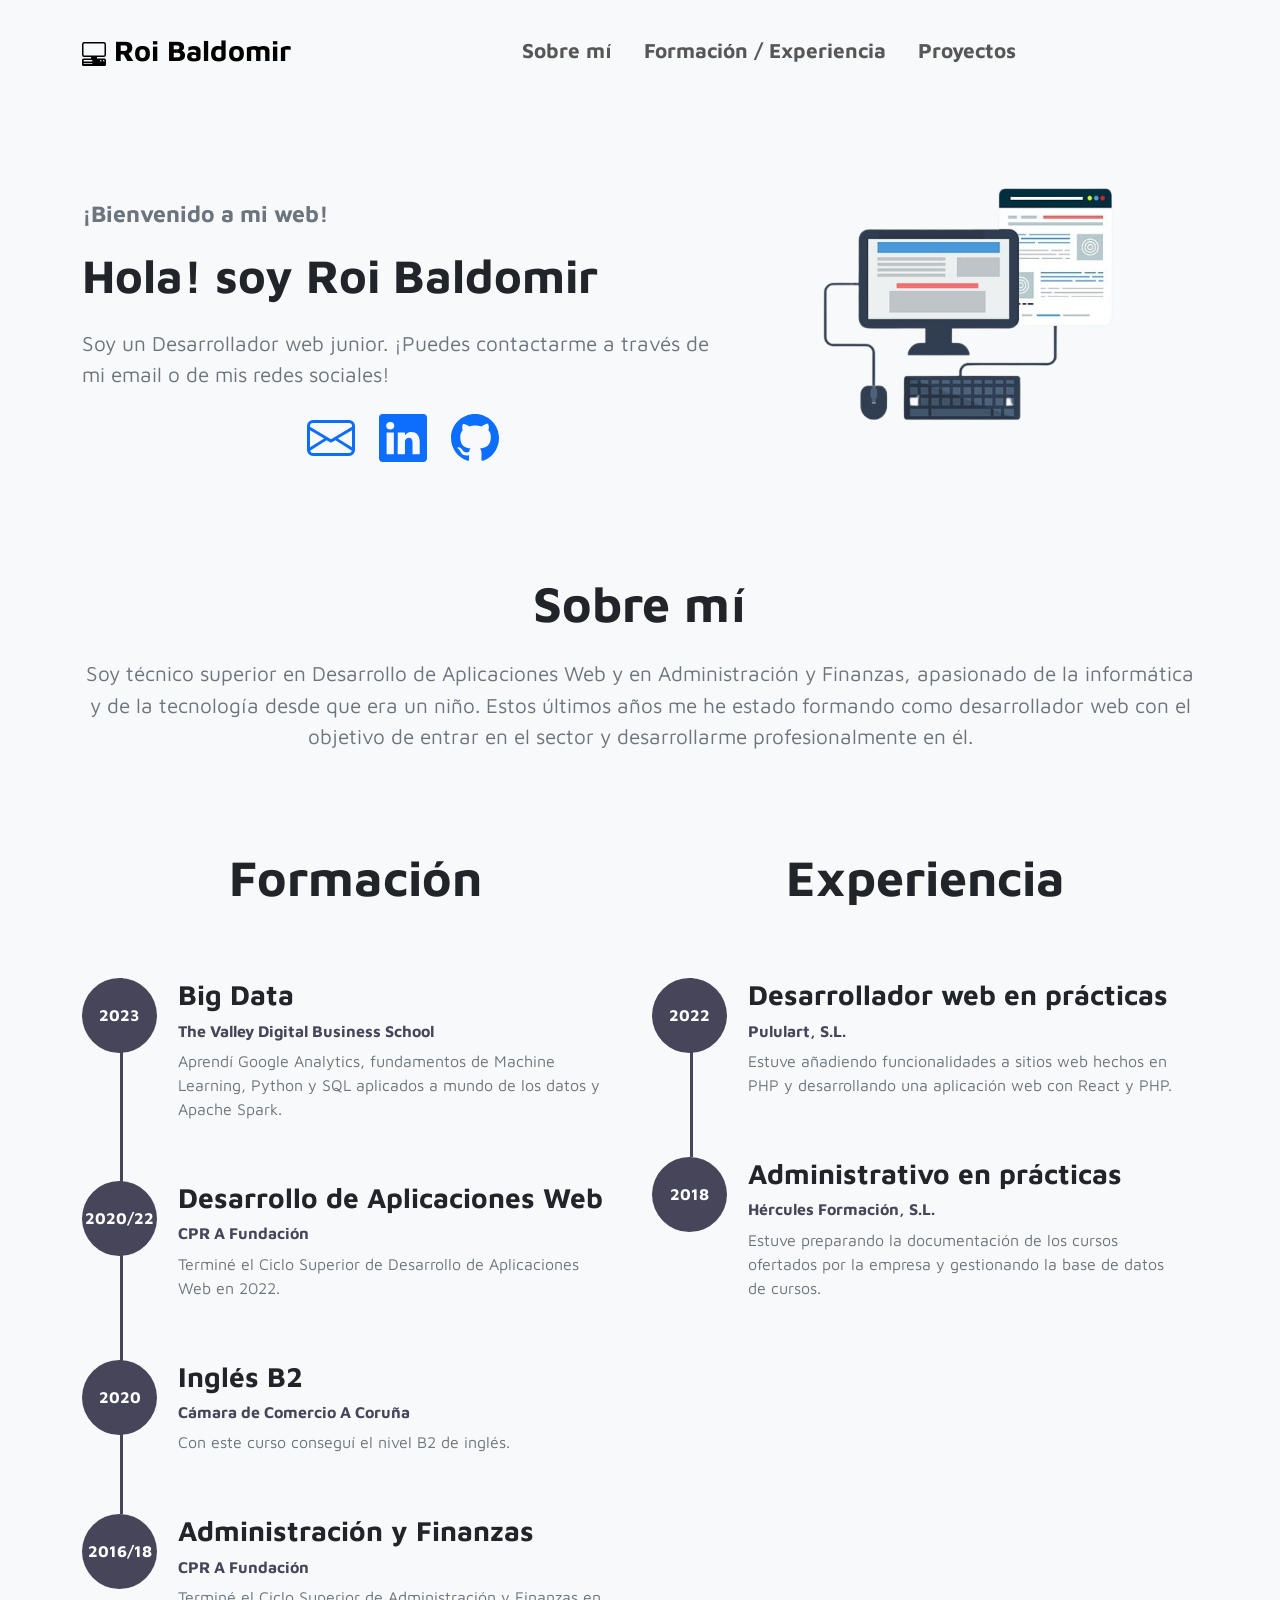
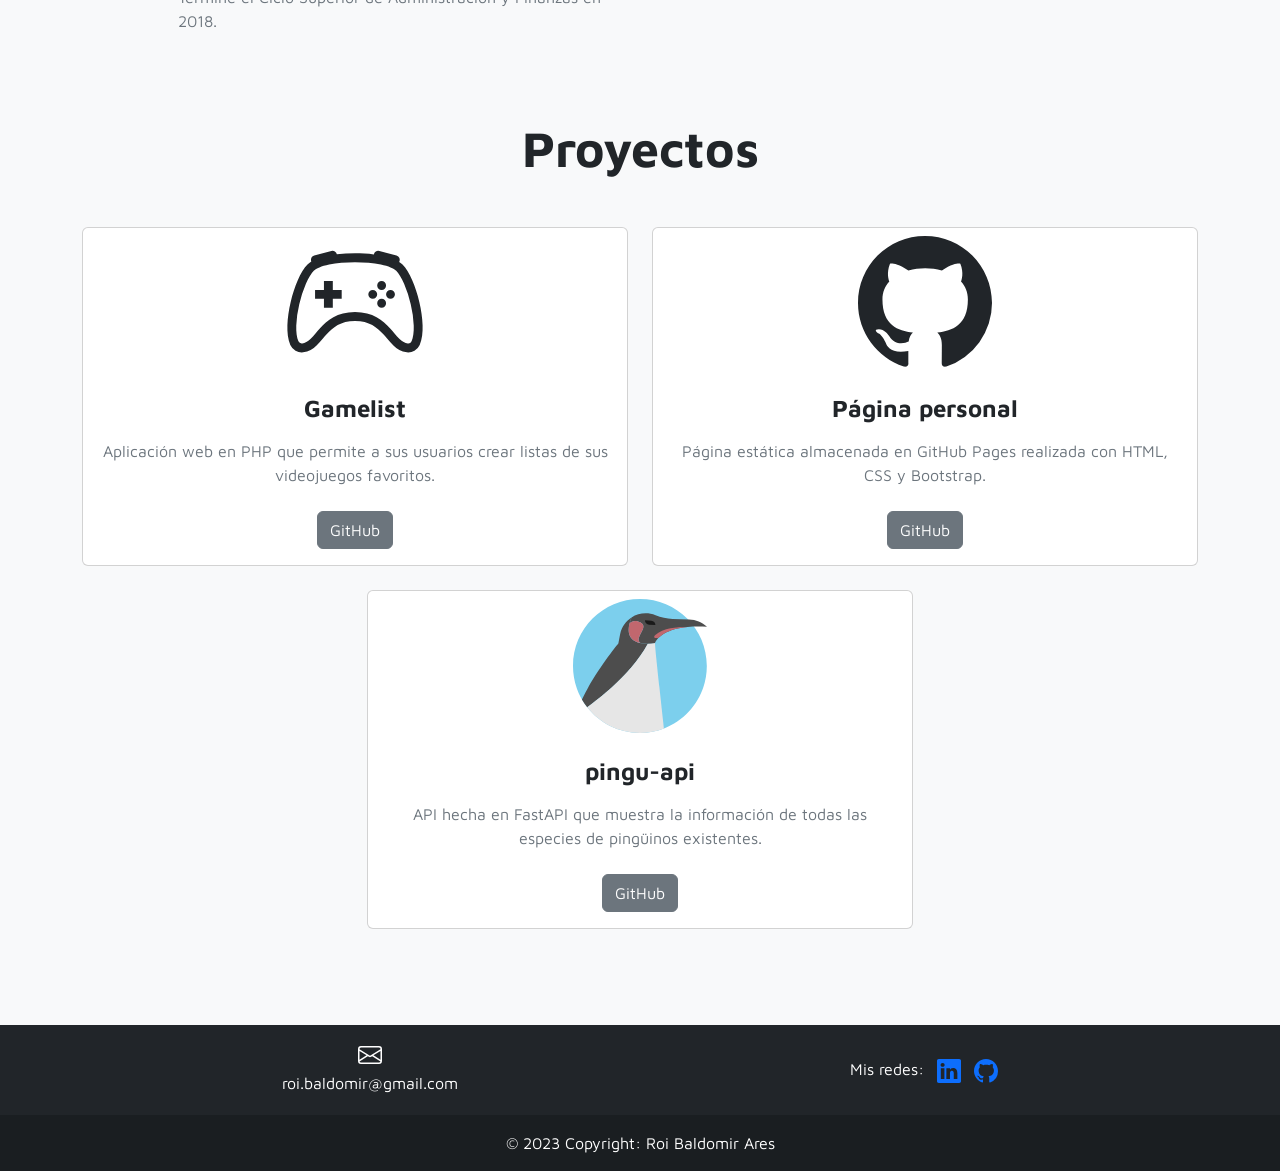
<file: index.html>
<!DOCTYPE html>
<html lang="es-ES">
<head>
    <meta charset="UTF-8"/>
    <meta http-equiv="X-UA-Compatible" content="IE=edge"/>
    <meta name="viewport" content="width=device-width, initial-scale=1.0"/>
    <title>Roi Baldomir</title>
    <link rel="stylesheet" href="css/index.css"/> <!-- CSS Principal -->
    <link rel="stylesheet" href="css/bootstrap.css"> <!-- CSS Bootstrap -->
    <script src="js/bootstrap.bundle.js"></script> <!-- JS Bootstrap -->
    <style>
      @import url('https://fonts.googleapis.com/css2?family=Maven+Pro:wght@400;700&display=swap'); /* Fuente principal */
    </style>
</head>
<body class="bg-light">
  <svg onclick="topFunction()" id="button" title="Volver arriba" xmlns="http://www.w3.org/2000/svg" width="48" height="48" fill="currentColor" class="bi bi-arrow-up-circle" viewBox="0 0 16 16">
    <path fill-rule="evenodd" d="M1 8a7 7 0 1 0 14 0A7 7 0 0 0 1 8zm15 0A8 8 0 1 1 0 8a8 8 0 0 1 16 0zm-7.5 3.5a.5.5 0 0 1-1 0V5.707L5.354 7.854a.5.5 0 1 1-.708-.708l3-3a.5.5 0 0 1 .708 0l3 3a.5.5 0 0 1-.708.708L8.5 5.707V11.5z"/>
  </svg>
  <nav class="navbar navbar-expand-lg bg-light mb-5 mt-3">
    <div class="container">
      <a class="navbar-brand pe-5" href="index.html">
        <span class="navtitle">
          <svg xmlns="http://www.w3.org/2000/svg" width="24" height="24" fill="currentColor" class="bi bi-pc-display-horizontal" viewBox="0 0 16 16">
            <path d="M1.5 0A1.5 1.5 0 0 0 0 1.5v7A1.5 1.5 0 0 0 1.5 10H6v1H1a1 1 0 0 0-1 1v3a1 1 0 0 0 1 1h14a1 1 0 0 0 1-1v-3a1 1 0 0 0-1-1h-5v-1h4.5A1.5 1.5 0 0 0 16 8.5v-7A1.5 1.5 0 0 0 14.5 0h-13Zm0 1h13a.5.5 0 0 1 .5.5v7a.5.5 0 0 1-.5.5h-13a.5.5 0 0 1-.5-.5v-7a.5.5 0 0 1 .5-.5ZM12 12.5a.5.5 0 1 1 1 0 .5.5 0 0 1-1 0Zm2 0a.5.5 0 1 1 1 0 .5.5 0 0 1-1 0ZM1.5 12h5a.5.5 0 0 1 0 1h-5a.5.5 0 0 1 0-1ZM1 14.25a.25.25 0 0 1 .25-.25h5.5a.25.25 0 1 1 0 .5h-5.5a.25.25 0 0 1-.25-.25Z"/>
          </svg>
          Roi Baldomir
        </span>
      </a>
      <button class="navbar-toggler collapsed" type="button" data-bs-toggle="collapse" data-bs-target="#navbarNav" aria-controls="navbarNav" aria-expanded="false" aria-label="Toggle navigation">
        <span class="navbar-toggler-icon"></span>
      </button>
      <div class="collapse navbar-collapse mx-auto" id="navbarNav">
        <ul class="navbar-nav mx-auto navtext">
          <li class="nav-item">
            <a class="nav-link pe-4" href="#sobremi">Sobre mí</a>
          </li>
          <li class="nav-item">
            <a class="nav-link pe-4" href="#formacionexperiencia">Formación / Experiencia</a>
          </li>
          <li class="nav-item">
            <a class="nav-link pe-4" href="#proyectos">Proyectos</a>
          </li>
        </ul>
      </div>
    </div>
  </nav>
  <section class="d-flex justify-content-center align-items-center py-3" id="sobremi">
    <div class="container">
      <div class="row">
        <div class="col-lg-7 col-md-12 col-12">
          <p class="text-secondary intro mt-5">¡Bienvenido a mi web!</p>
          <h1 class="titles mb-4">Hola! soy Roi Baldomir</h1>
          <p class="text-secondary texts">Soy un Desarrollador web junior. ¡Puedes contactarme a través de mi email o de mis redes sociales!</p>
          <div class="d-flex justify-content-center mt-4">
            <a class="pe-4" style="text-decoration: none;" href="mailto:roi.baldomir@gmail.com">
              <svg xmlns="http://www.w3.org/2000/svg" width="48" height="48" fill="currentColor" class="bi bi-envelope" viewBox="0 0 16 16">
                <path d="M0 4a2 2 0 0 1 2-2h12a2 2 0 0 1 2 2v8a2 2 0 0 1-2 2H2a2 2 0 0 1-2-2V4Zm2-1a1 1 0 0 0-1 1v.217l7 4.2 7-4.2V4a1 1 0 0 0-1-1H2Zm13 2.383-4.708 2.825L15 11.105V5.383Zm-.034 6.876-5.48-3.471L8 9.583l-1.486-.795-5.48 3.47A1 1 0 0 0 2 13h12a1 1 0 0 0 .966-.741ZM1 11.105l4.708-2.897L1 5.383v5.722Z"/>
              </svg>
            </a>
            <a class="pe-4" style="text-decoration: none;" href="https://www.linkedin.com/in/roi-baldomir" target="_blank">
              <svg xmlns="http://www.w3.org/2000/svg" width="48" height="48" fill="currentColor" class="bi bi-linkedin" viewBox="0 0 16 16">
                <path d="M0 1.146C0 .513.526 0 1.175 0h13.65C15.474 0 16 .513 16 1.146v13.708c0 .633-.526 1.146-1.175 1.146H1.175C.526 16 0 15.487 0 14.854V1.146zm4.943 12.248V6.169H2.542v7.225h2.401zm-1.2-8.212c.837 0 1.358-.554 1.358-1.248-.015-.709-.52-1.248-1.342-1.248-.822 0-1.359.54-1.359 1.248 0 .694.521 1.248 1.247 1.248h.016zm4.908 8.212V9.359c0-.216.016-.424.08-.586.173-.431.568-.878 1.224-.878.869 0 1.216.662 1.216 1.634v3.865h2.401V9.25c0-2.22-1.184-3.252-2.748-3.252-1.274 0-1.845.7-2.165 1.193v.025h-.016a5.54 5.54 0 0 1 .016-.025V6.169h-2.4c.03.678 0 7.225 0 7.225h2.4z"/>
              </svg>
            </a>
            <a href="https://github.com/RoiBaldomir" target="_blank">
              <svg xmlns="http://www.w3.org/2000/svg" width="48" height="48" fill="currentColor" class="bi bi-github" viewBox="0 0 16 16">
                <path d="M8 0C3.58 0 0 3.58 0 8c0 3.54 2.29 6.53 5.47 7.59.4.07.55-.17.55-.38 0-.19-.01-.82-.01-1.49-2.01.37-2.53-.49-2.69-.94-.09-.23-.48-.94-.82-1.13-.28-.15-.68-.52-.01-.53.63-.01 1.08.58 1.23.82.72 1.21 1.87.87 2.33.66.07-.52.28-.87.51-1.07-1.78-.2-3.48-.89-3.48-3.95 0-.87.31-1.59.82-2.15-.08-.2-.36-1.02.08-2.12 0 0 .67-.21 2.2.82.48-.18 1.24-.27 2-.27.68 0 1.36.09 2 .27 1.53-1.04 2.2-.82 2.2-.82.44 1.1.16 1.92.08 2.12.51.56.82 1.27.82 2.15 0 3.07-1.87 3.75-3.65 3.95.29.25.54.73.54 1.48 0 1.07-.01 1.93-.01 2.2 0 .21.15.46.55.38A8.012 8.012 0 0 0 16 8c0-4.42-3.58-8-8-8z"/>
              </svg>
            </a> 
          </div>
        </div>
        <div class="col-lg-5 col-md-12 col-12">
          <img class="img-fluid" src="img/web-developer.png" alt="web-developer">
        </div>
      </div>
    </div>
  </section>
  <section class="py-5">
    <div class="container">
      <div>
        <h2 class="text-center mt-5 mb-4 subtitles">Sobre mí</h2>
        <p class="text-center mb-5 text-secondary texts">Soy técnico superior en Desarrollo de Aplicaciones Web y en Administración y Finanzas, apasionado de la informática y de la tecnología desde que era un niño. Estos últimos años me he estado formando como desarrollador web con el objetivo de entrar en el sector y desarrollarme profesionalmente en él.</p>
      </div>
    </div>
  </section>
  <section class="d-lg-flex justify-content-center align-items-center" id="formacionexperiencia">
    <div class="container">
      <div class="row">
        <div class="col-lg-6 col-12">
          <h2 class="mb-5 text-center subtitles">Formación</h2>
          <div class="timeline">
            <div class="timeline-wrapper">
              <div class="timeline-yr">
                <span>2023</span>
              </div>
              <div class="timeline-info">
                <h3><span class="subtitles2">Big Data</span><small>The Valley Digital Business School</small></h3>
                <p class="text-secondary">Aprendí Google Analytics, fundamentos de Machine Learning, Python y SQL aplicados a mundo de los datos y Apache Spark.</p>
              </div>
            </div>
            <div class="timeline-wrapper">
              <div class="timeline-yr">
                <span>2020/22</span>
              </div>
              <div class="timeline-info">
                <h3><span class="subtitles2">Desarrollo de Aplicaciones Web</span><small>CPR A Fundación</small></h3>
                <p class="text-secondary">Terminé el Ciclo Superior de Desarrollo de Aplicaciones Web en 2022.</p>
              </div>
            </div>
            <div class="timeline-wrapper">
              <div class="timeline-yr">
                <span>2020</span>
              </div>
              <div class="timeline-info">
                <h3><span class="subtitles2">Inglés B2</span><small>Cámara de Comercio A Coruña</small></h3>
                <p class="text-secondary">Con este curso conseguí el nivel B2 de inglés.</p>
              </div>
            </div>
            <div class="timeline-wrapper">
              <div class="timeline-yr">
                <span>2016/18</span>
              </div>
              <div class="timeline-info">
                <h3><span class="subtitles2">Administración y Finanzas</span><small>CPR A Fundación</small></h3>
                <p class="text-secondary">Terminé el Ciclo Superior de Administración y Finanzas en 2018.</p>
              </div>
            </div>
          </div>
        </div>
        <div class="col-lg-6 col-12">
          <h2 class="mb-5 text-center subtitles">Experiencia</h2>
          <div class="timeline">
            <div class="timeline-wrapper">
              <div class="timeline-yr">
                <span>2022</span>
              </div>
              <div class="timeline-info">
                <h3><span class="subtitles2">Desarrollador web en prácticas</span><small>Pululart, S.L.</small></h3>
                <p class="text-secondary">Estuve añadiendo funcionalidades a sitios web hechos en PHP y desarrollando una aplicación web con React y PHP.</p>
              </div>
            </div>
            <div class="timeline-wrapper">
              <div class="timeline-yr">
                <span>2018</span>
              </div>
              <div class="timeline-info">
                <h3><span class="subtitles2">Administrativo en prácticas</span><small>Hércules Formación, S.L.</small></h3>
                <p class="text-secondary">Estuve preparando la documentación de los cursos ofertados por la empresa y gestionando la base de datos de cursos.</p>
              </div>
            </div>
          </div>
        </div>
      </div>
    </div>
  </section>
  <section class="mb-5" id="proyectos">
    <div class="container py-5">
      <h2 class="text-center mb-5 subtitles">Proyectos</h2>
      <div class="row row-cols-1 row-cols-md-2 g-4 justify-content-around text-center align-items-end">
        <div class="col">
          <div class="card h-100">
            <svg xmlns="http://www.w3.org/2000/svg" width="150" height="150" fill="currentColor" class="bi bi-controller card-img-top p-1" viewBox="0 0 16 16">
              <path d="M11.5 6.027a.5.5 0 1 1-1 0 .5.5 0 0 1 1 0zm-1.5 1.5a.5.5 0 1 0 0-1 .5.5 0 0 0 0 1zm2.5-.5a.5.5 0 1 1-1 0 .5.5 0 0 1 1 0zm-1.5 1.5a.5.5 0 1 0 0-1 .5.5 0 0 0 0 1zm-6.5-3h1v1h1v1h-1v1h-1v-1h-1v-1h1v-1z"/>
              <path d="M3.051 3.26a.5.5 0 0 1 .354-.613l1.932-.518a.5.5 0 0 1 .62.39c.655-.079 1.35-.117 2.043-.117.72 0 1.443.041 2.12.126a.5.5 0 0 1 .622-.399l1.932.518a.5.5 0 0 1 .306.729c.14.09.266.19.373.297.408.408.78 1.05 1.095 1.772.32.733.599 1.591.805 2.466.206.875.34 1.78.364 2.606.024.816-.059 1.602-.328 2.21a1.42 1.42 0 0 1-1.445.83c-.636-.067-1.115-.394-1.513-.773-.245-.232-.496-.526-.739-.808-.126-.148-.25-.292-.368-.423-.728-.804-1.597-1.527-3.224-1.527-1.627 0-2.496.723-3.224 1.527-.119.131-.242.275-.368.423-.243.282-.494.575-.739.808-.398.38-.877.706-1.513.773a1.42 1.42 0 0 1-1.445-.83c-.27-.608-.352-1.395-.329-2.21.024-.826.16-1.73.365-2.606.206-.875.486-1.733.805-2.466.315-.722.687-1.364 1.094-1.772a2.34 2.34 0 0 1 .433-.335.504.504 0 0 1-.028-.079zm2.036.412c-.877.185-1.469.443-1.733.708-.276.276-.587.783-.885 1.465a13.748 13.748 0 0 0-.748 2.295 12.351 12.351 0 0 0-.339 2.406c-.022.755.062 1.368.243 1.776a.42.42 0 0 0 .426.24c.327-.034.61-.199.929-.502.212-.202.4-.423.615-.674.133-.156.276-.323.44-.504C4.861 9.969 5.978 9.027 8 9.027s3.139.942 3.965 1.855c.164.181.307.348.44.504.214.251.403.472.615.674.318.303.601.468.929.503a.42.42 0 0 0 .426-.241c.18-.408.265-1.02.243-1.776a12.354 12.354 0 0 0-.339-2.406 13.753 13.753 0 0 0-.748-2.295c-.298-.682-.61-1.19-.885-1.465-.264-.265-.856-.523-1.733-.708-.85-.179-1.877-.27-2.913-.27-1.036 0-2.063.091-2.913.27z"/>
            </svg>
            <div class="card-body">
              <h4 class="card-title subtitles2 mb-3">Gamelist</h4>
              <p class="card-text text-secondary mb-4">
                Aplicación web en PHP que permite a sus usuarios crear listas de sus videojuegos favoritos.
              </p>
              <a href="https://github.com/RoiBaldomir/proyecto-fdc" class="btn btn-secondary texts" target="_blank">GitHub</a>
            </div>
          </div>
        </div>
        <div class="col">
          <div class="card h-100">
            <svg xmlns="http://www.w3.org/2000/svg" width="150" height="150" fill="currentColor" class="bi bi-github card-img-top p-2" viewBox="0 0 16 16">
              <path d="M8 0C3.58 0 0 3.58 0 8c0 3.54 2.29 6.53 5.47 7.59.4.07.55-.17.55-.38 0-.19-.01-.82-.01-1.49-2.01.37-2.53-.49-2.69-.94-.09-.23-.48-.94-.82-1.13-.28-.15-.68-.52-.01-.53.63-.01 1.08.58 1.23.82.72 1.21 1.87.87 2.33.66.07-.52.28-.87.51-1.07-1.78-.2-3.64-.89-3.64-3.95 0-.87.31-1.59.82-2.15-.08-.2-.36-1.02.08-2.12 0 0 .67-.21 2.2.82.64-.18 1.32-.27 2-.27.68 0 1.36.09 2 .27 1.53-1.04 2.2-.82 2.2-.82.44 1.1.16 1.92.08 2.12.51.56.82 1.27.82 2.15 0 3.07-1.87 3.75-3.65 3.95.29.25.54.73.54 1.48 0 1.07-.01 1.93-.01 2.2 0 .21.15.46.55.38A8.012 8.012 0 0 0 16 8c0-4.42-3.58-8-8-8z"/>
            </svg>
            <div class="card-body">
              <h4 class="card-title subtitles2 mb-3">Página personal</h4>
              <p class="card-text text-secondary mb-4">
                Página estática almacenada en GitHub Pages realizada con HTML, CSS y Bootstrap.
              </p>
              <a href="https://github.com/RoiBaldomir/roibaldomir.github.io" class="btn btn-secondary texts" target="_blank">GitHub</a>
            </div>
          </div>
        </div>
        <div class="col">
          <div class="card h-100">
            <img class="bi bi-github card-img-top p-2" width="150" height="150" src="img/penguin.svg" alt="penguin">
            <div class="card-body">
              <h4 class="card-title subtitles2 mb-3">pingu-api</h4>
              <p class="card-text text-secondary mb-4">
                API hecha en FastAPI que muestra la información de todas las especies de pingüinos existentes.
              </p>
              <a href="https://github.com/RoiBaldomir/pingu-api" class="btn btn-secondary texts" target="_blank">GitHub</a>
            </div>
          </div>
        </div>
      </div>
    </div>
  </section>
  <footer class="bg-dark text-center text-white">
    <div class="container p-3 pb-0 d-flex justify-content-around">
      <section class="mb-1">
          <svg xmlns="http://www.w3.org/2000/svg" width="24" height="24" fill="currentColor" class="bi bi-envelope" viewBox="0 0 16 16">
            <path d="M0 4a2 2 0 0 1 2-2h12a2 2 0 0 1 2 2v8a2 2 0 0 1-2 2H2a2 2 0 0 1-2-2V4Zm2-1a1 1 0 0 0-1 1v.217l7 4.2 7-4.2V4a1 1 0 0 0-1-1H2Zm13 2.383-4.708 2.825L15 11.105V5.383Zm-.034 6.876-5.48-3.471L8 9.583l-1.486-.795-5.48 3.47A1 1 0 0 0 2 13h12a1 1 0 0 0 .966-.741ZM1 11.105l4.708-2.897L1 5.383v5.722Z"/>
          </svg>
          <p class="pt-1">roi.baldomir@gmail.com</p> 
      </section>
      <section class="mb-1 mt-3">
        <p class="pe-2" style="display: inline-block;">Mis redes: </p>
        <a class="pe-2" style="text-decoration: none;" href="https://www.linkedin.com/in/roi-baldomir" target="_blank">
          <svg xmlns="http://www.w3.org/2000/svg" width="24" height="24" fill="currentColor" class="bi bi-linkedin" viewBox="0 0 16 16">
            <path d="M0 1.146C0 .513.526 0 1.175 0h13.65C15.474 0 16 .513 16 1.146v13.708c0 .633-.526 1.146-1.175 1.146H1.175C.526 16 0 15.487 0 14.854V1.146zm4.943 12.248V6.169H2.542v7.225h2.401zm-1.2-8.212c.837 0 1.358-.554 1.358-1.248-.015-.709-.52-1.248-1.342-1.248-.822 0-1.359.54-1.359 1.248 0 .694.521 1.248 1.247 1.248h.016zm4.908 8.212V9.359c0-.216.016-.424.08-.586.173-.431.568-.878 1.224-.878.869 0 1.216.662 1.216 1.634v3.865h2.401V9.25c0-2.22-1.184-3.252-2.748-3.252-1.274 0-1.845.7-2.165 1.193v.025h-.016a5.54 5.54 0 0 1 .016-.025V6.169h-2.4c.03.678 0 7.225 0 7.225h2.4z"/>
          </svg>
        </a>
        <a href="https://github.com/RoiBaldomir" target="_blank">
          <svg xmlns="http://www.w3.org/2000/svg" width="24" height="24" fill="currentColor" class="bi bi-github" viewBox="0 0 16 16">
            <path d="M8 0C3.58 0 0 3.58 0 8c0 3.54 2.29 6.53 5.47 7.59.4.07.55-.17.55-.38 0-.19-.01-.82-.01-1.49-2.01.37-2.53-.49-2.69-.94-.09-.23-.48-.94-.82-1.13-.28-.15-.68-.52-.01-.53.63-.01 1.08.58 1.23.82.72 1.21 1.87.87 2.33.66.07-.52.28-.87.51-1.07-1.78-.2-3.48-.89-3.48-3.95 0-.87.31-1.59.82-2.15-.08-.2-.36-1.02.08-2.12 0 0 .67-.21 2.2.82.48-.18 1.24-.27 2-.27.68 0 1.36.09 2 .27 1.53-1.04 2.2-.82 2.2-.82.44 1.1.16 1.92.08 2.12.51.56.82 1.27.82 2.15 0 3.07-1.87 3.75-3.65 3.95.29.25.54.73.54 1.48 0 1.07-.01 1.93-.01 2.2 0 .21.15.46.55.38A8.012 8.012 0 0 0 16 8c0-4.42-3.58-8-8-8z"/>
          </svg>
        </a>
      </section>
    </div>
    <div class="text-center p-3" style="background-color: rgba(0, 0, 0, 0.2);">
      © 2023 Copyright: Roi Baldomir Ares
    </div>
  </footer>
  <script src="js/button.js"></script> <!-- JS Botón -->
</body>
</html>
</file>
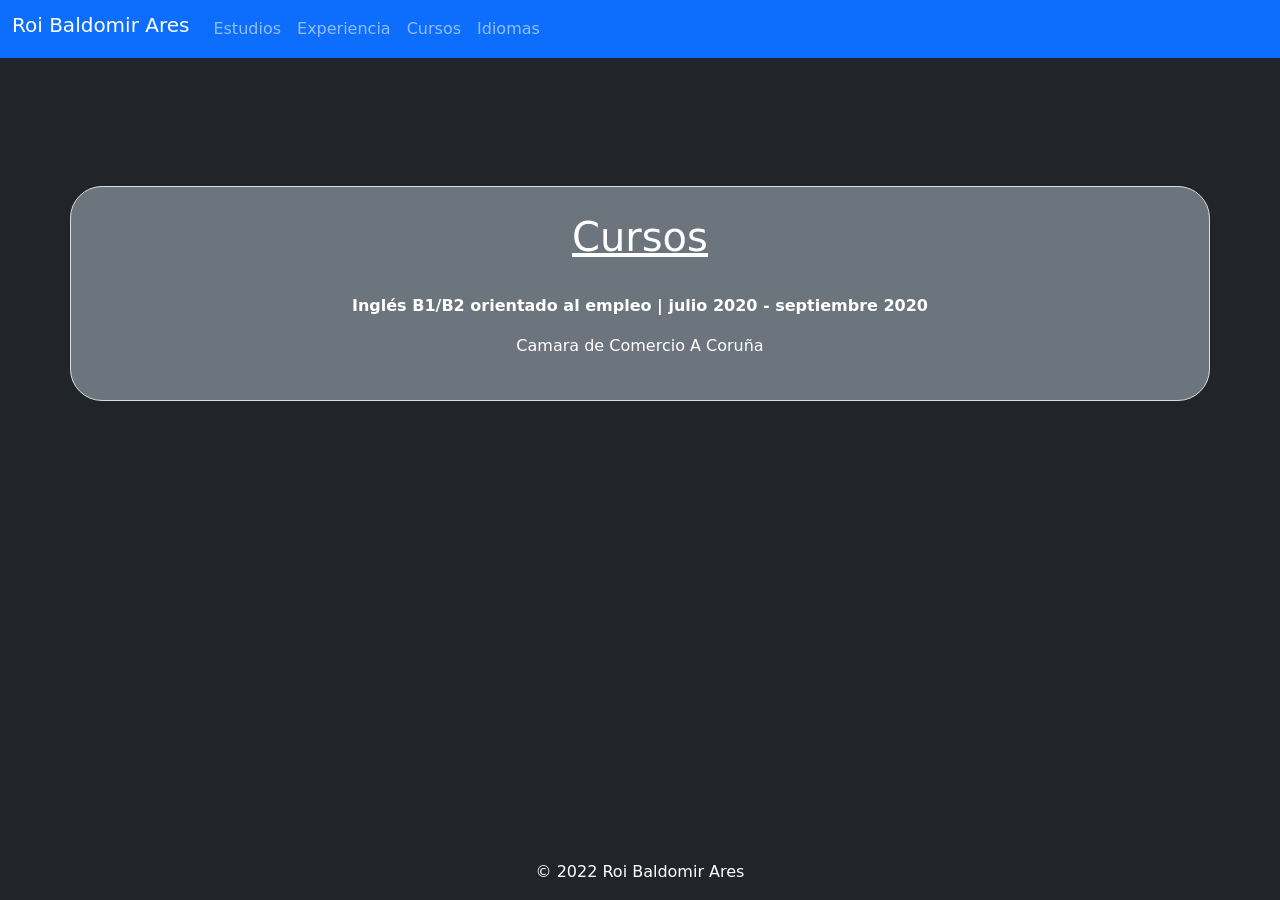
<file: courses.html>
<!DOCTYPE html>
<html lang="es-ES">
<head>
    <meta charset="UTF-8">
    <meta http-equiv="X-UA-Compatible" content="IE=edge">
    <meta name="viewport" content="width=device-width, initial-scale=1.0">
    <link rel="stylesheet" href="css/study.css">
    <link href="https://cdn.jsdelivr.net/npm/bootstrap@5.2.1/dist/css/bootstrap.min.css" rel="stylesheet">
    <script src="https://cdn.jsdelivr.net/npm/bootstrap@5.2.1/dist/js/bootstrap.bundle.min.js"></script>
    <link rel="preconnect" href="https://fonts.googleapis.com">
    <link rel="preconnect" href="https://fonts.gstatic.com" crossorigin>
    <link href="https://fonts.googleapis.com/css2?family=Roboto&display=swap" rel="stylesheet">
    <title>Cursos</title>
</head>
<body class="bg-dark text-white">
    <nav class="navbar navbar-expand-sm bg-primary navbar-dark">
        <div class="container-fluid">
          <a class="navbar-brand h3" href="index.html">Roi Baldomir Ares</a>
          <button class="navbar-toggler" type="button" data-bs-toggle="collapse" data-bs-target="#collapse">
            <span class="navbar-toggler-icon"></span>
          </button>
          <div class="collapse navbar-collapse" id="collapse">
            <ul class="navbar-nav">
              <li class="nav-item">
                 <a class="nav-link" href="/study.html">Estudios</a>
               </li>
               <li class="nav-item">
                 <a class="nav-link" href="/exp.html">Experiencia</a>
               </li>
               <li class="nav-item">
                 <a class="nav-link" href="/courses.html">Cursos</a>
               </li>
               <li class="nav-item">
                 <a class="nav-link" href="/lang.html">Idiomas</a>
               </li>
             </ul>
          </div>
        </div>
    </nav>
    <div class="container bg-secondary section">
        <p class="h1 text-decoration-underline title" id="cursos">Cursos</p>
        <div>
        <p class="fw-bolder">Inglés B1/B2 orientado al empleo | julio 2020 - septiembre 2020</p>
        <p>Camara de Comercio A Coruña</p>
        </div>
    </div>
    <div class="container pie fixed-bottom">
      <p>© 2022 Roi Baldomir Ares</p>
    </div>
</body>
</html>
</file>
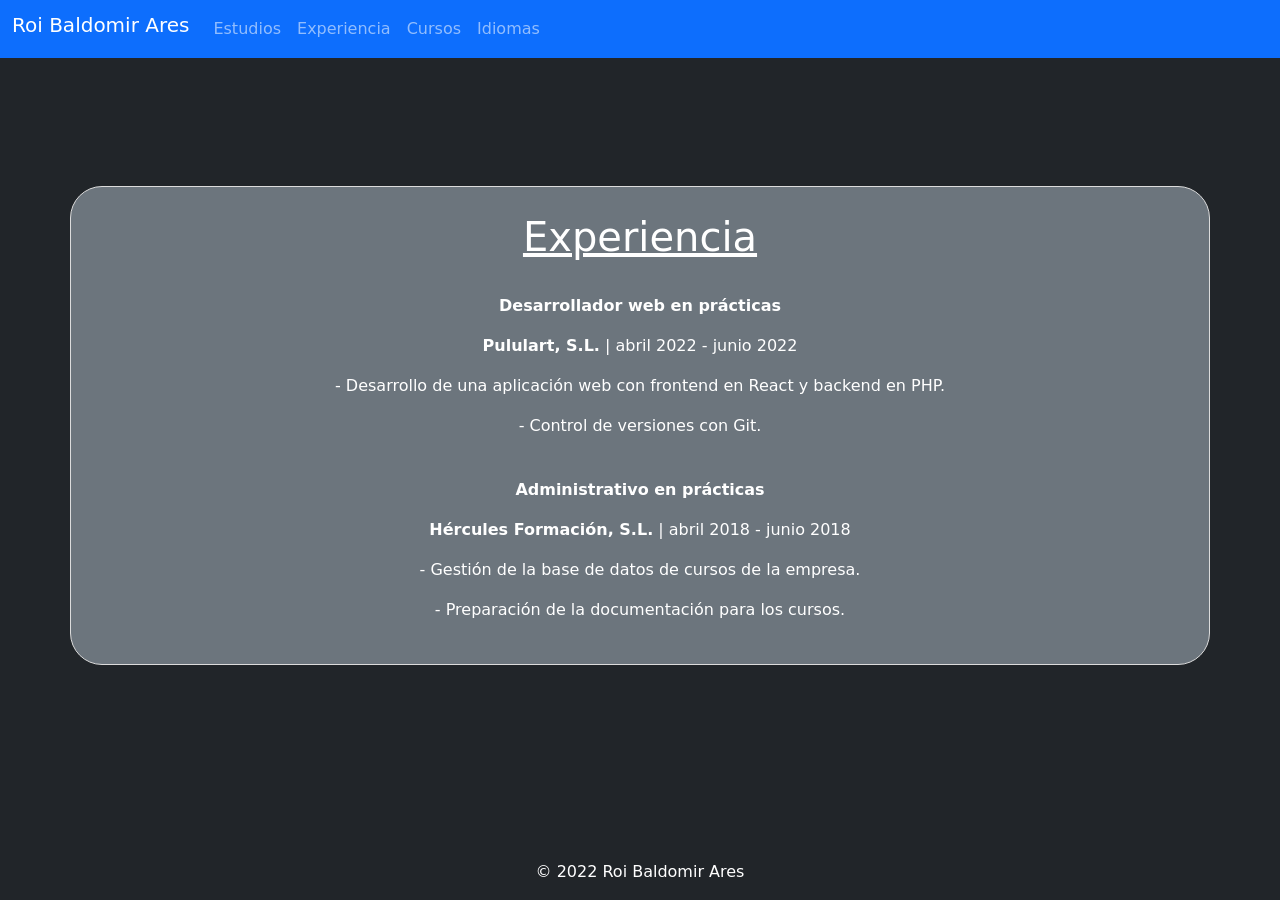
<file: exp.html>
<!DOCTYPE html>
<html lang="es-ES">
<head>
    <meta charset="UTF-8">
    <meta http-equiv="X-UA-Compatible" content="IE=edge">
    <meta name="viewport" content="width=device-width, initial-scale=1.0">
    <link rel="stylesheet" href="css/study.css">
    <link href="https://cdn.jsdelivr.net/npm/bootstrap@5.2.1/dist/css/bootstrap.min.css" rel="stylesheet">
    <script src="https://cdn.jsdelivr.net/npm/bootstrap@5.2.1/dist/js/bootstrap.bundle.min.js"></script>
    <link rel="preconnect" href="https://fonts.googleapis.com">
    <link rel="preconnect" href="https://fonts.gstatic.com" crossorigin>
    <link href="https://fonts.googleapis.com/css2?family=Roboto&display=swap" rel="stylesheet">
    <title>Experiencia</title>
</head>
<body class="bg-dark text-white">
    <nav class="navbar navbar-expand-sm bg-primary navbar-dark">
        <div class="container-fluid">
          <a class="navbar-brand h3" href="index.html">Roi Baldomir Ares</a>
          <button class="navbar-toggler" type="button" data-bs-toggle="collapse" data-bs-target="#collapse">
            <span class="navbar-toggler-icon"></span>
          </button>
          <div class="collapse navbar-collapse" id="collapse">
            <ul class="navbar-nav">
              <li class="nav-item">
                 <a class="nav-link" href="/study.html">Estudios</a>
               </li>
               <li class="nav-item">
                 <a class="nav-link" href="/exp.html">Experiencia</a>
               </li>
               <li class="nav-item">
                 <a class="nav-link" href="/courses.html">Cursos</a>
               </li>
               <li class="nav-item">
                 <a class="nav-link" href="/lang.html">Idiomas</a>
               </li>
             </ul>
          </div>
        </div>
    </nav>
    <div class="container bg-secondary section d-flex flex-column">
      <div>
        <p class="h1 text-decoration-underline title" id="experiencia">Experiencia</p>
      </div>
      <div class="d-flex justify-content-evenly flex-column gap-4">
        <div>
          <p class="fw-bolder">Desarrollador web en prácticas</p>
          <p><b>Pululart, S.L.</b> | abril 2022 - junio 2022</p>
          <p>- Desarrollo de una aplicación web con frontend en React y backend en PHP.</p> 
          <p>- Control de versiones con Git.</p> 
        </div>
        <div>
          <p class="fw-bolder">Administrativo en prácticas</p>
          <p><b>Hércules Formación, S.L.</b> | abril 2018 - junio 2018</p>
          <p>- Gestión de la base de datos de cursos de la empresa.</p> 
          <p>- Preparación de la documentación para los cursos.</p> 
        </div>
      </div>
    </div>
    <div class="container pie fixed-bottom">
      <p>© 2022 Roi Baldomir Ares</p>
    </div>
</body>
</html>
</file>
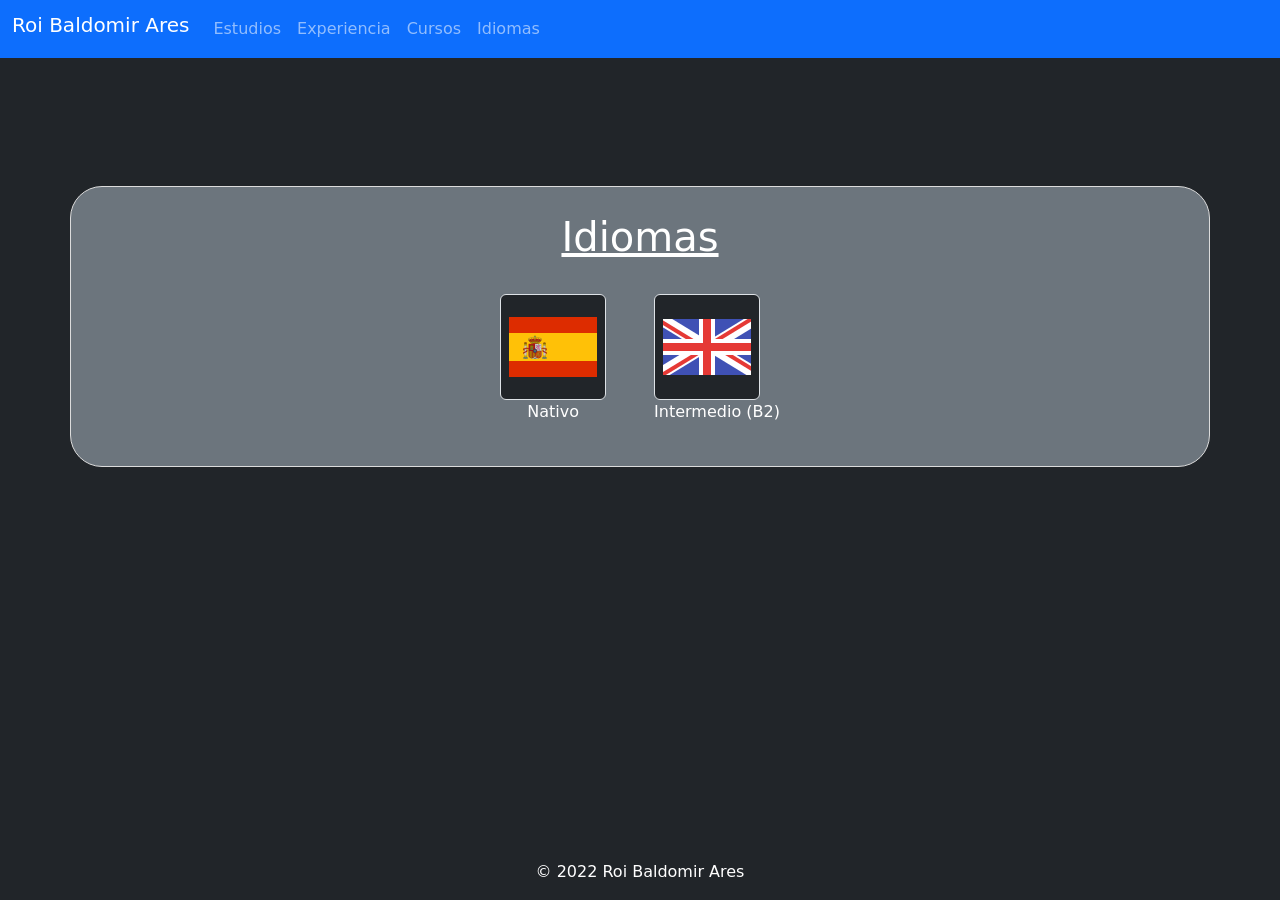
<file: lang.html>
<!DOCTYPE html>
<html lang="es-ES">
<head>
    <meta charset="UTF-8">
    <meta http-equiv="X-UA-Compatible" content="IE=edge">
    <meta name="viewport" content="width=device-width, initial-scale=1.0">
    <link rel="stylesheet" href="css/study.css">
    <link href="https://cdn.jsdelivr.net/npm/bootstrap@5.2.1/dist/css/bootstrap.min.css" rel="stylesheet">
    <script src="https://cdn.jsdelivr.net/npm/bootstrap@5.2.1/dist/js/bootstrap.bundle.min.js"></script>
    <link rel="preconnect" href="https://fonts.googleapis.com">
    <link rel="preconnect" href="https://fonts.gstatic.com" crossorigin>
    <link href="https://fonts.googleapis.com/css2?family=Roboto&display=swap" rel="stylesheet">
    <title>Idiomas</title>
</head>
<body class="bg-dark text-white">
    <nav class="navbar navbar-expand-sm bg-primary navbar-dark">
        <div class="container-fluid">
          <a class="navbar-brand h3" href="index.html">Roi Baldomir Ares</a>
          <button class="navbar-toggler" type="button" data-bs-toggle="collapse" data-bs-target="#collapse">
            <span class="navbar-toggler-icon"></span>
          </button>
          <div class="collapse navbar-collapse" id="collapse">
            <ul class="navbar-nav">
              <li class="nav-item">
                 <a class="nav-link" href="/study.html">Estudios</a>
               </li>
               <li class="nav-item">
                 <a class="nav-link" href="/exp.html">Experiencia</a>
               </li>
               <li class="nav-item">
                 <a class="nav-link" href="/courses.html">Cursos</a>
               </li>
               <li class="nav-item">
                 <a class="nav-link" href="/lang.html">Idiomas</a>
               </li>
             </ul>
          </div>
        </div>
    </nav>
    <div class="container bg-secondary section">
        <p class="h1 text-decoration-underline title" id="idiomas">Idiomas</p>
        <div class="d-flex bg-secondary text-white flex-row justify-content-center gap-5">
          <div>
            <img class="img-fluid img-thumbnail bg-dark" src="/img/spain.png" alt="spain">
            <p>Nativo</p> 
          </div>
          <div>
            <img class="img-fluid img-thumbnail bg-dark" src="/img/uk.png" alt="UK">
            <p>Intermedio (B2)</p>
          </div>
        </div>
      </div>
    <div class="container pie fixed-bottom">
      <p>© 2022 Roi Baldomir Ares</p>
    </div>
</body>
</html>
</file>
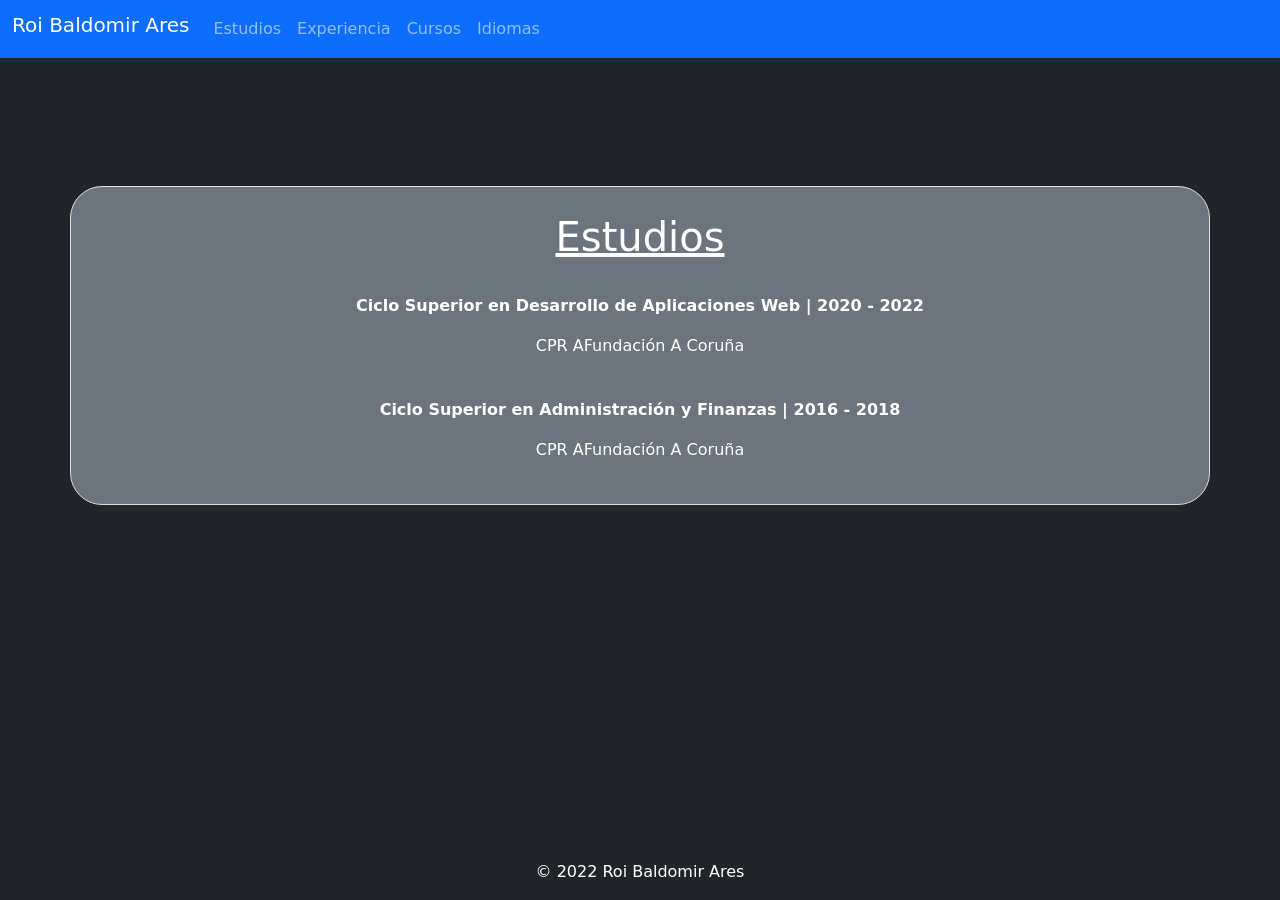
<file: study.html>
<!DOCTYPE html>
<html lang="es-ES">
<head>
    <meta charset="UTF-8">
    <meta http-equiv="X-UA-Compatible" content="IE=edge">
    <meta name="viewport" content="width=device-width, initial-scale=1.0">
    <link rel="stylesheet" href="css/study.css">
    <link href="https://cdn.jsdelivr.net/npm/bootstrap@5.2.1/dist/css/bootstrap.min.css" rel="stylesheet">
    <script src="https://cdn.jsdelivr.net/npm/bootstrap@5.2.1/dist/js/bootstrap.bundle.min.js"></script>
    <link rel="preconnect" href="https://fonts.googleapis.com">
    <link rel="preconnect" href="https://fonts.gstatic.com" crossorigin>
    <link href="https://fonts.googleapis.com/css2?family=Roboto&display=swap" rel="stylesheet">
    <title>Estudios</title>
</head>
<body class="bg-dark text-white">
    <nav class="navbar navbar-expand-sm bg-primary navbar-dark">
        <div class="container-fluid">
          <a class="navbar-brand h3" href="index.html">Roi Baldomir Ares</a>
          <button class="navbar-toggler" type="button" data-bs-toggle="collapse" data-bs-target="#collapse">
            <span class="navbar-toggler-icon"></span>
          </button>
          <div class="collapse navbar-collapse" id="collapse">
            <ul class="navbar-nav">
              <li class="nav-item">
                 <a class="nav-link" href="/study.html">Estudios</a>
               </li>
               <li class="nav-item">
                 <a class="nav-link" href="/exp.html">Experiencia</a>
               </li>
               <li class="nav-item">
                 <a class="nav-link" href="/courses.html">Cursos</a>
               </li>
               <li class="nav-item">
                 <a class="nav-link" href="/lang.html">Idiomas</a>
               </li>
             </ul>
          </div>
        </div>
    </nav>
    <div class="container bg-secondary section d-flex flex-column">
    <div>
      <p class="h1 text-decoration-underline title" id="estudios">Estudios</p>
    </div>
    <div class="d-flex justify-content-evenly flex-column gap-4">
        <div>
        <p class="fw-bolder">Ciclo Superior en Desarrollo de Aplicaciones Web | 2020 - 2022</p>
        <p>CPR AFundación A Coruña</p>
        </div>
        <div>
        <p class="fw-bolder">Ciclo Superior en Administración y Finanzas | 2016 - 2018</p>
        <p>CPR AFundación A Coruña</p>
        </div>
    </div>
    </div>
    <div class="container pie fixed-bottom">
      <p>© 2022 Roi Baldomir Ares</p>
    </div>
</body>
</html>
</file>
<file: css/index.css>
*{
    box-sizing: border-box;
}
body{
  font-family: 'Maven Pro', sans-serif !important;
}
.navbar .navbar-collapse {
    text-align: center;
}
.timeline-wrapper {
    position: relative;
    padding: 22px 0;
  }
  .timeline-wrapper:last-child:before {
    height: 0;
  }
  .timeline-wrapper:before {
    content: "";
    background: #474559;
    width: 3px;
    height: 100%;
    position: absolute;
    left: 38px;
  }
  
  .timeline-yr {
    background: #474559;
    border-radius: 100%;
    position: absolute;
    width: 75px;
    height: 75px;
    line-height: 75px;
    text-align: center;
  }
  .timeline-yr span {
    color: #ffffff;
    font-size: 16px;
    font-weight: bold;
    display: block;
    line-height: 75px;
  }
  
  .timeline-info {
    display: inline-block;
    vertical-align: top;
    max-width: 432px;
    margin-left: 6em;
  }
  .timeline-info small {
    color: #474559;
    font-size: 16px;
    font-weight: bold;
    display: inline-block;
    vertical-align: middle;
    margin-left: 15px;
  }
  .timeline-info small {
    display: block;
    margin: 10px 0 0 0;
  }
  .intro {
    font-weight: bold; 
    font-size: 23px;
  }
  .titles {
    font-weight: bold; 
    font-size: 47px;
  }
  .subtitles {
    font-weight: bold;
    font-size: 50px;
  }
  .subtitles2{
    font-weight: bold;
  }
  .texts {
    font-size: 1.3rem;
  }
  .navtext{
    font-size: 1.3rem;
    font-weight: bold;
  }
  .navtitle{
    font-size: 1.8rem;
    font-weight: bold;
  }
  #button {
    display: none; 
    position: fixed; 
    bottom: 20px; 
    right: 30px; 
    z-index: 99; 
    cursor: pointer;
    border-radius: 30px;
  }
  #button:hover {
    opacity: 0.8;
  }
</file>
<file: css/study.css>
body{
    font-family: 'Roboto', sans-serif;
}
p{
    text-align: center;
}
.section{
    margin-top: 10%;
    border-radius: 2em;
    border: 1px solid gainsboro;
    padding: 2%;
    width: 95% !important;
}
.title{
    margin-bottom: 3% !important;
}
.pie{
    text-align: center;
}
</file>
